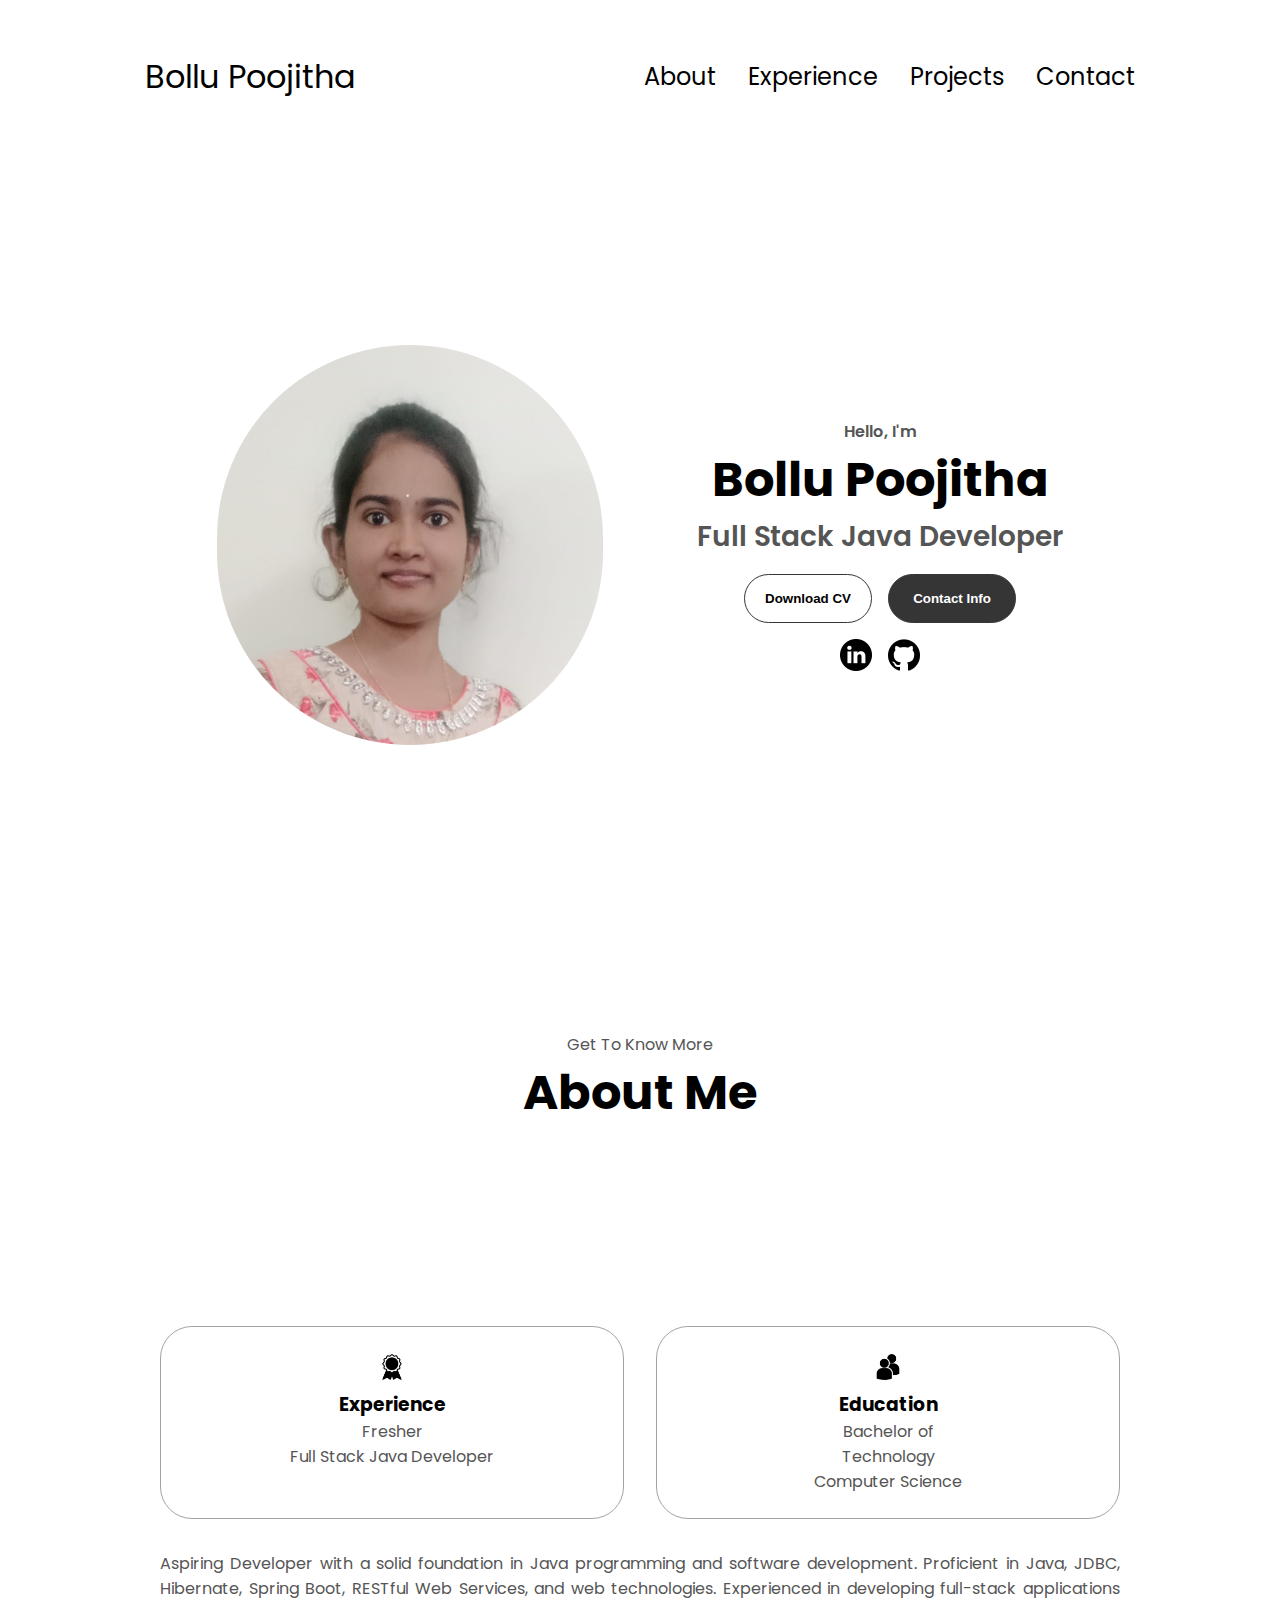
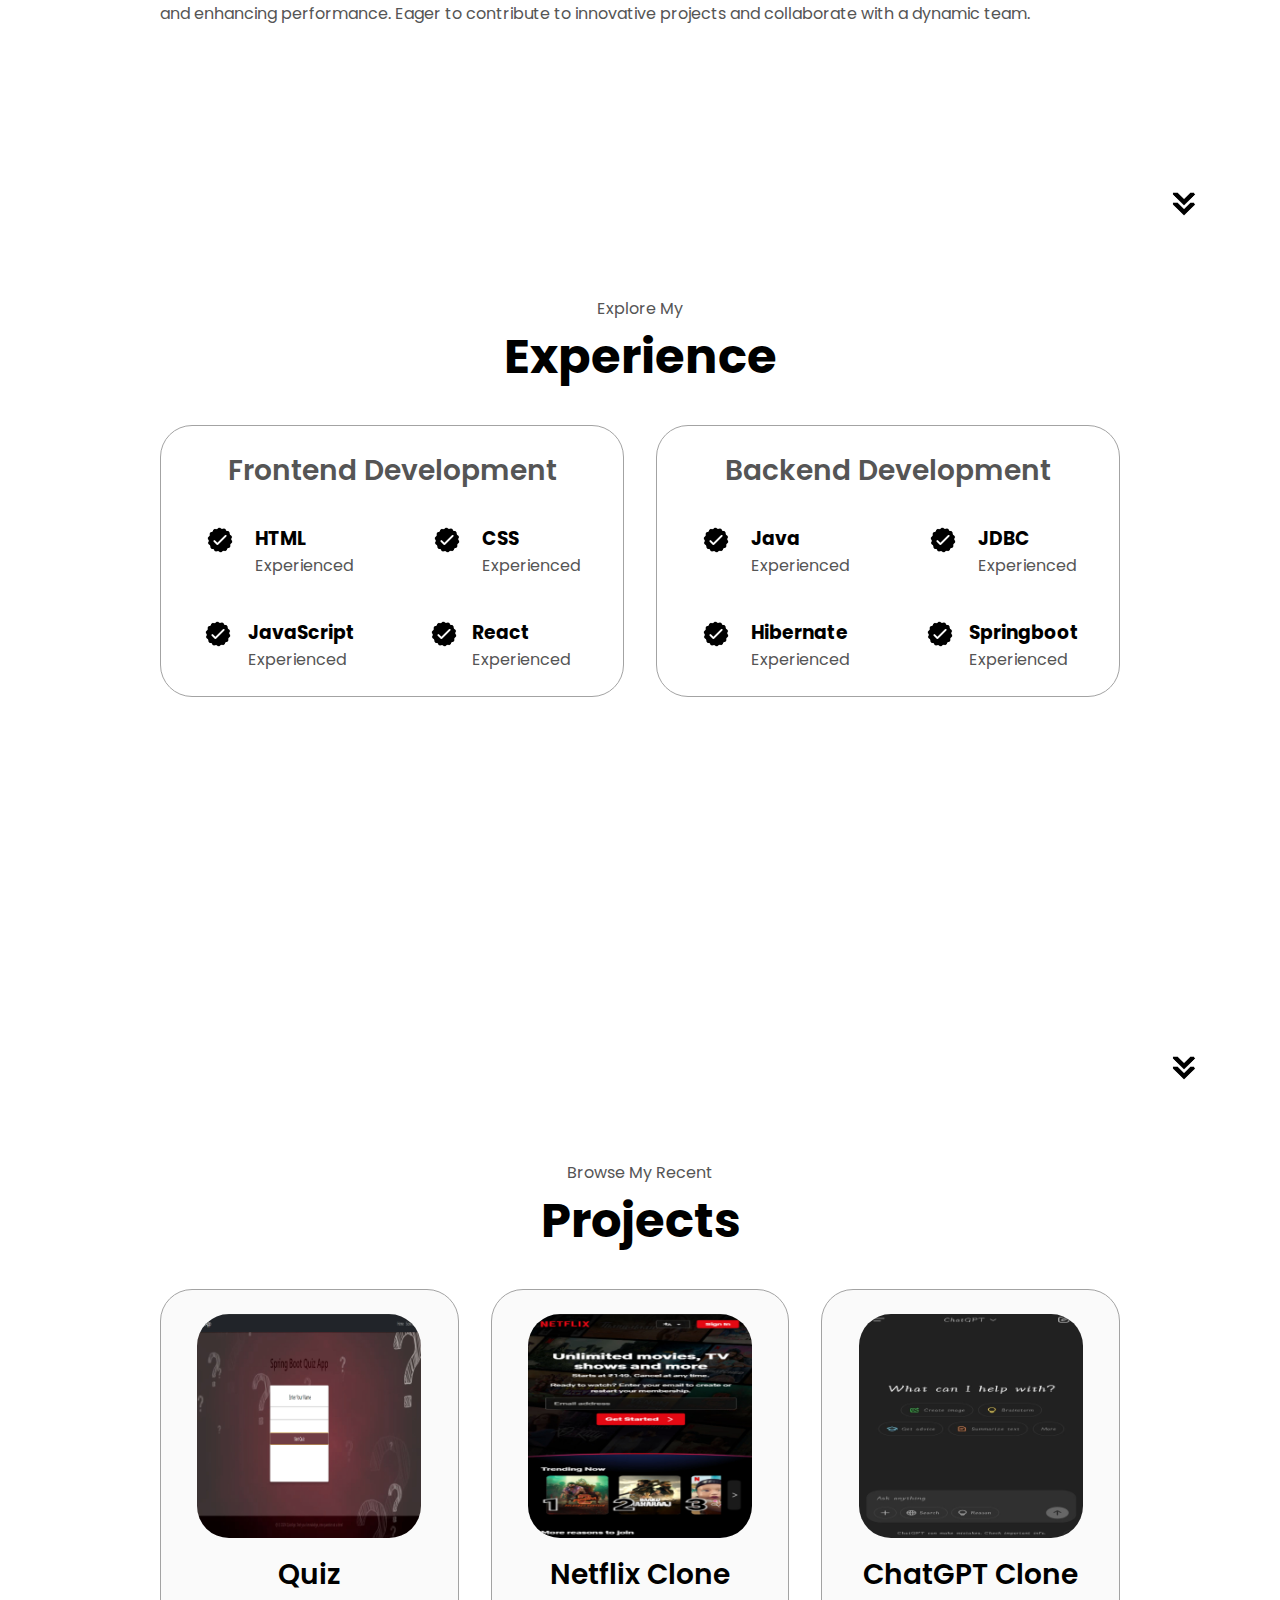
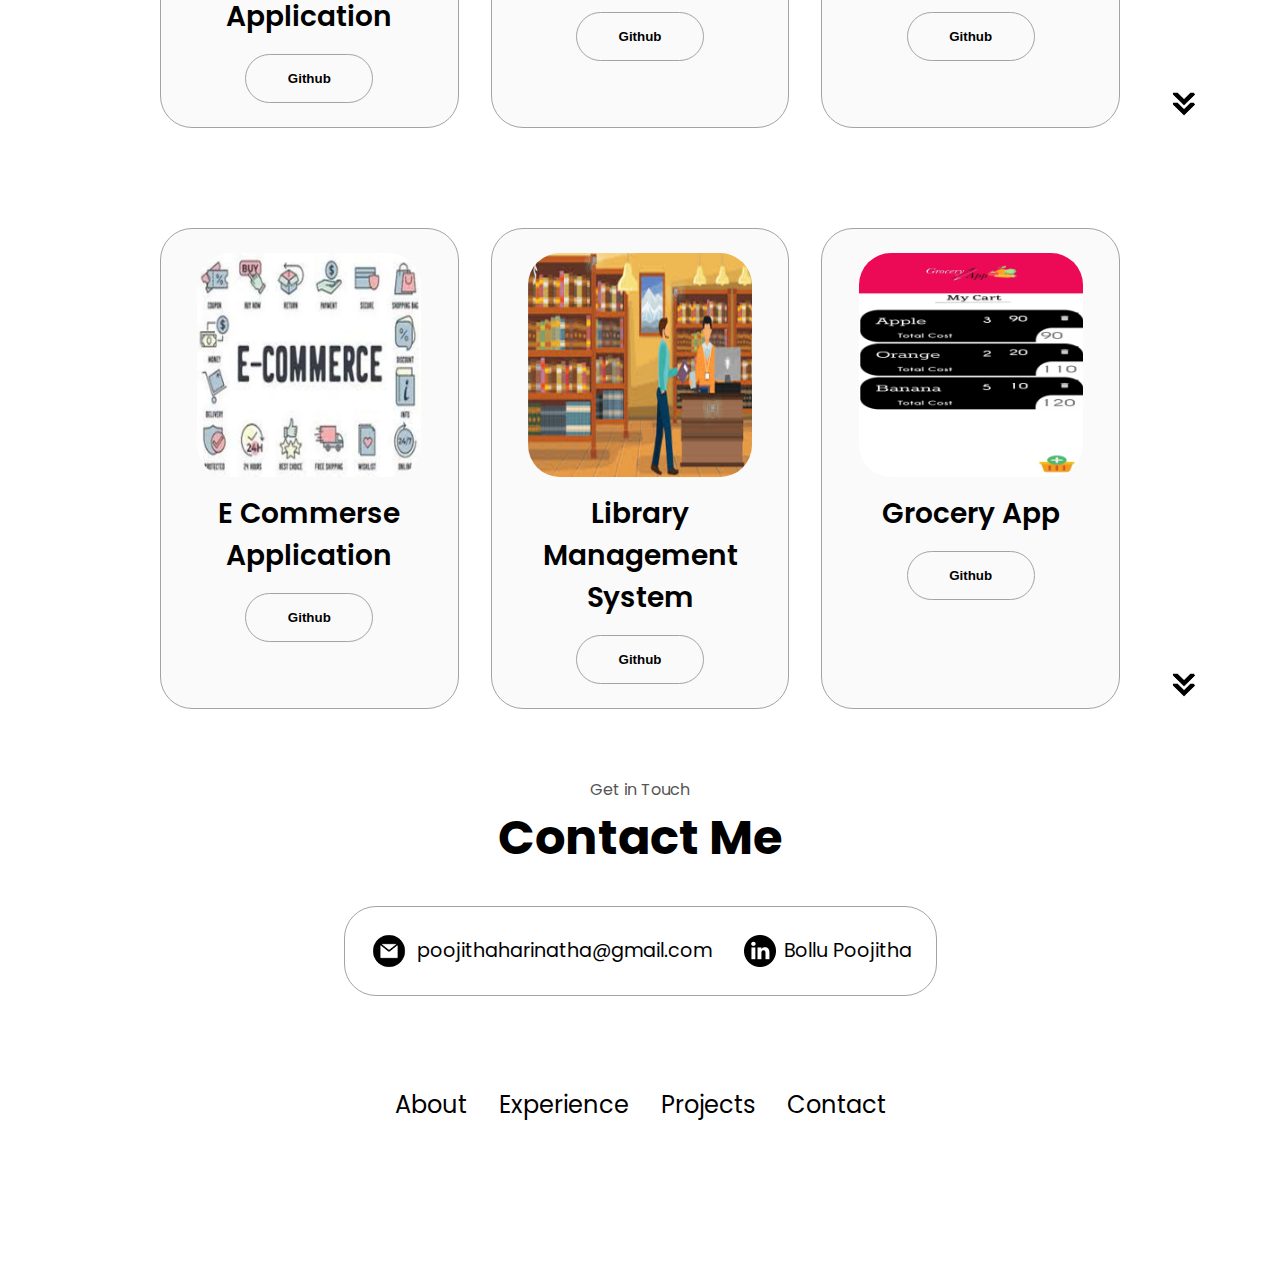
<file: index.html>
<!DOCTYPE html>
<html lang="en">
  <head>
    <meta charset="UTF-8" />
    <meta http-equiv="X-UA-Compatible" content="IE=edge" />
    <meta name="viewport" content="width=device-width, initial-scale=1.0" />
    <title>My Portfolio</title>
    <link rel="stylesheet" href="style.css" />
    <link rel="stylesheet" href="mediaqueries.css" />
  </head>
  <body>
    <nav id="desktop-nav">
      <div class="logo">Bollu Poojitha</div>
      <div>
        <ul class="nav-links">
          <li><a href="#about">About</a></li>
          <li><a href="#experience">Experience</a></li>
          <li><a href="#projects">Projects</a></li>
          <li><a href="#contact">Contact</a></li>
        </ul>
      </div>
    </nav>
    <nav id="hamburger-nav">
      <div class="logo">Bollu Poojitha</div>
      <div class="hamburger-menu">
        <div class="hamburger-icon" onclick="toggleMenu()">
          <span></span>
          <span></span>
          <span></span>
        </div>
        <div class="menu-links">
          <li><a href="#about" onclick="toggleMenu()">About</a></li>
          <li><a href="#experience" onclick="toggleMenu()">Experience</a></li>
          <li><a href="#projects" onclick="toggleMenu()">Projects</a></li>
          <li><a href="#contact" onclick="toggleMenu()">Contact</a></li>
        </div>
      </div>
    </nav>
    <section id="profile">
      <div class="section__pic-container">
        <img src="./assets/Photo.jpg" alt="John Doe profile picture" class="about-pic1" />
      </div>
      <div class="section__text">
        <p class="section__text__p1">Hello, I'm</p>
        <h1 class="title">Bollu Poojitha</h1>
        <p class="section__text__p2">Full Stack Java Developer</p>
        <div class="btn-container">
          <button
            class="btn btn-color-2"
            onclick="window.open('./assets/resume.pdf')"
          >
            Download CV
          </button>
          <button class="btn btn-color-1" onclick="location.href='./#contact'">
            Contact Info
          </button>
        </div>
        <div id="socials-container">
          <img
            src="./assets/linkedin.png"
            alt="My LinkedIn profile"
            class="icon"
            onclick="location.href='https://www.linkedin.com/in/bollu-poojitha/'"
          />
          <img
            src="./assets/github.png"
            alt="My Github profile"
            class="icon"
            onclick="location.href='https://github.com/poojithaharinath'"
          />
        </div>
      </div>
    </section>
    <section id="about">
      <p class="section__text__p1">Get To Know More</p>
      <h1 class="title">About Me</h1>
      <div class="section-container">
        <div class="about-details-container">
          <div class="about-containers">
            <div class="details-container">
              <img
                src="./assets/experience.png"
                alt="Experience icon"
                class="icon"
              />
              <h3>Experience</h3>
              <p>Fresher<br/>Full Stack Java Developer</p>
            </div>
            <div class="details-container">
              <img
                src="./assets/education.png"
                alt="Education icon"
                class="icon"
              />
              <h3>Education</h3>
              <p>Bachelor of<br />Technology<br />Computer Science</p>
            </div>
          </div>
          <div class="text-container">
            <p align="justify">
Aspiring Developer with a solid foundation in Java programming and software development. Proficient in Java, JDBC,
Hibernate, Spring Boot, RESTful Web Services, and web technologies. Experienced in developing full-stack applications
and enhancing performance. Eager to contribute to innovative projects and collaborate with a dynamic team.

            </p>
          </div>
        </div>
      </div>
      <img
        src="./assets/arrow.png"
        alt="Arrow icon"
        class="icon arrow"
        onclick="location.href='./#experience'"
      />
    </section>
    <section id="experience">
      <p class="section__text__p1">Explore My</p>
      <h1 class="title">Experience</h1>
      <div class="experience-details-container">
        <div class="about-containers">
          <div class="details-container">
            <h2 class="experience-sub-title">Frontend Development</h2>
            <div class="article-container">
              <article>
                <img
                  src="./assets/checkmark.png"
                  alt="Experience icon"
                  class="icon"
                />
                <div>
                  <h3>HTML</h3>
                  <p>Experienced</p>
                </div>
              </article>
              <article>
                <img
                  src="./assets/checkmark.png"
                  alt="Experience icon"
                  class="icon"
                />
                <div>
                  <h3>CSS</h3>
                  <p>Experienced</p>
                </div>
              </article>
              <article>
                <img
                  src="./assets/checkmark.png"
                  alt="Experience icon"
                  class="icon"
                />
                <div>
                  <h3>JavaScript</h3>
                  <p>Experienced</p>
                </div>
              </article>
              <article>
                <img
                  src="./assets/checkmark.png"
                  alt="Experience icon"
                  class="icon"
                />
                <div style="padding-left: -3px;">
                  <h3>React <span style="color:white;">Java</span></h3>
                  <p>Experienced</p>
                </div>
              </article>
              
            </div>
          </div>
          <div class="details-container">
            <h2 class="experience-sub-title">Backend Development</h2>
            <div class="article-container">
              <article>
                <img
                  src="./assets/checkmark.png"
                  alt="Experience icon"
                  class="icon"
                />
                <div>
                  <h3>Java</h3>
                  <p>Experienced</p>
                </div>
              </article>
              <article>
                <img
                  src="./assets/checkmark.png"
                  alt="Experience icon"
                  class="icon"
                />
                <div>
                  <h3>JDBC</h3>
                  <p>Experienced</p>
                </div>
              </article>
              <article>
                <img
                  src="./assets/checkmark.png"
                  alt="Experience icon"
                  class="icon"
                />
                <div>
                  <h3>Hibernate</h3>
                  <p>Experienced</p>
                </div>
              </article>
              <article>
                <img
                  src="./assets/checkmark.png"
                  alt="Experience icon"
                  class="icon"
                />
                <div>
                  <h3>Springboot</h3>
                  <p>Experienced</p>
                </div>
              </article>
            </div>
          </div>
        </div>
      </div>
      <img
        src="./assets/arrow.png"
        alt="Arrow icon"
        class="icon arrow"
        onclick="location.href='./#projects'"
      />
    </section>
    <section id="projects">
      <p class="section__text__p1">Browse My Recent</p>
      <h1 class="title">Projects</h1>
      <div class="experience-details-container">
        <div class="about-containers">
          <div class="details-container color-container">
            <div class="article-container">
              <img
                src="./assets/project-1.jpg"
                alt="Project 1"
                class="project-img"
              />
            </div>
            <h2 class="experience-sub-title project-title">Quiz Application</h2>
            <div class="btn-container">
              <button
                class="btn btn-color-2 project-btn"
                onclick="location.href='https://github.com/poojithaharinath/Quiz-Application.git'"
              >
                Github
              </button>
              <!-- <button
                class="btn btn-color-2 project-btn"
                onclick="location.href='https://github.com/'"
              >
                Live Demo
              </button> -->
            </div>
          </div>
          
          <div class="details-container color-container">
            <div class="article-container">
              <img
                src="./assets/project-2.jpg"
                alt="Project 2"
                class="project-img"
              />
            </div>
            <h2 class="experience-sub-title project-title">Netflix Clone</h2>
            <div class="btn-container">
              <button
                class="btn btn-color-2 project-btn"
                onclick="location.href='https://github.com/poojithaharinath/Netflix.git'"
              >
                Github
              </button>
              <!-- <button
                class="btn btn-color-2 project-btn"
                onclick="location.href='https://github.com/'"
              >
                Live Demo
              </button> -->
            </div>
          </div>
          <div class="details-container color-container">
            <div class="article-container">
              <img
                src="./assets/project-3.jpg"
                alt="Project 3"
                class="project-img"
              />
            </div>
            <h2 class="experience-sub-title project-title">ChatGPT Clone</h2>
            <div class="btn-container">
              <button
                class="btn btn-color-2 project-btn"
                onclick="location.href='https://github.com/poojithaharinath/ChatGPT.git'"
              >
                Github
              </button>
              <!-- <button
                class="btn btn-color-2 project-btn"
                onclick="location.href='https://github.com/'"
              >
                Live Demo
              </button> -->
            </div>
          </div>
        </div>
      </div>
      <img
        src="./assets/arrow.png"
        alt="Arrow icon"
        class="icon arrow"
        onclick="location.href='./#contact'"
      />
    </section>
    <section id="projects">
      <!-- <p class="section__text__p1">Browse My Recent</p>
      <h1 class="title">Projects</h1> -->
      <div class="experience-details-container">
        <div class="about-containers">
          <div class="details-container color-container">
            <div class="article-container">
              <img
                src="./assets/project-4.jpg"
                alt="Project 1"
                class="project-img"
              />
            </div>
            <h2 class="experience-sub-title project-title">E Commerse Application</h2>
            <div class="btn-container">
              <button
                class="btn btn-color-2 project-btn"
                onclick="location.href='https://github.com/poojithaharinath/E-Commerce-Application.git'"
              >
                Github
              </button>
              <!-- <button
                class="btn btn-color-2 project-btn"
                onclick="location.href='https://github.com/'"
              >
                Live Demo
              </button> -->
            </div>
          </div>
          
          <div class="details-container color-container">
            <div class="article-container">
              <img
                src="./assets/project-5.jpg"
                alt="Project 2"
                class="project-img"
              />
            </div>
            <h2 class="experience-sub-title project-title">Library Management System</h2>
            <div class="btn-container">
              <button
                class="btn btn-color-2 project-btn"
                onclick="location.href='https://github.com/poojithaharinath/Library-Management-System.git'"
              >
                Github
              </button>
              <!-- <button
                class="btn btn-color-2 project-btn"
                onclick="location.href='https://github.com/'"
              >
                Live Demo
              </button> -->
            </div>
          </div>
          <div class="details-container color-container">
            <div class="article-container">
              <img
                src="./assets/project-6.jpg"
                alt="Project 3"
                class="project-img"
              />
            </div>
            <h2 class="experience-sub-title project-title">Grocery App</h2>
            <div class="btn-container">
              <button
                class="btn btn-color-2 project-btn"
                onclick="location.href='https://github.com/smartinternz02/SI-GuidedProject-118896-1663646009.git'"
              >
                Github
              </button>
              <!-- <button
                class="btn btn-color-2 project-btn"
                onclick="location.href='https://github.com/'"
              >
                Live Demo
              </button> -->
            </div>
          </div>
        </div>
      </div>
      <img
        src="./assets/arrow.png"
        alt="Arrow icon"
        class="icon arrow"
        onclick="location.href='./#contact'"
      />
    </section>
    <section id="contact">
      <p class="section__text__p1">Get in Touch</p>
      <h1 class="title">Contact Me</h1>
      <div class="contact-info-upper-container">
        <div class="contact-info-container">
          <img
            src="./assets/email.png"
            alt="Email icon"
            class="icon contact-icon email-icon"
          />
          <p><a href="mailto:examplemail@gmail.com">poojithaharinatha@gmail.com</a></p>
        </div>
        <div class="contact-info-container">
          <img
            src="./assets/linkedin.png"
            alt="LinkedIn icon"
            class="icon contact-icon"
          />
          <p><a href="https://www.linkedin.com/in/bollu-poojitha/">Bollu Poojitha</a></p>
        </div>
      </div>
    </section>
    <footer>
      <nav>
        <div class="nav-links-container">
          <ul class="nav-links">
            <li><a href="#about">About</a></li>
            <li><a href="#experience">Experience</a></li>
            <li><a href="#projects">Projects</a></li>
            <li><a href="#contact">Contact</a></li>
          </ul>
        </div>
      </nav>
    </footer>
    <script src="script.js"></script>
  </body>
</html>
</file>
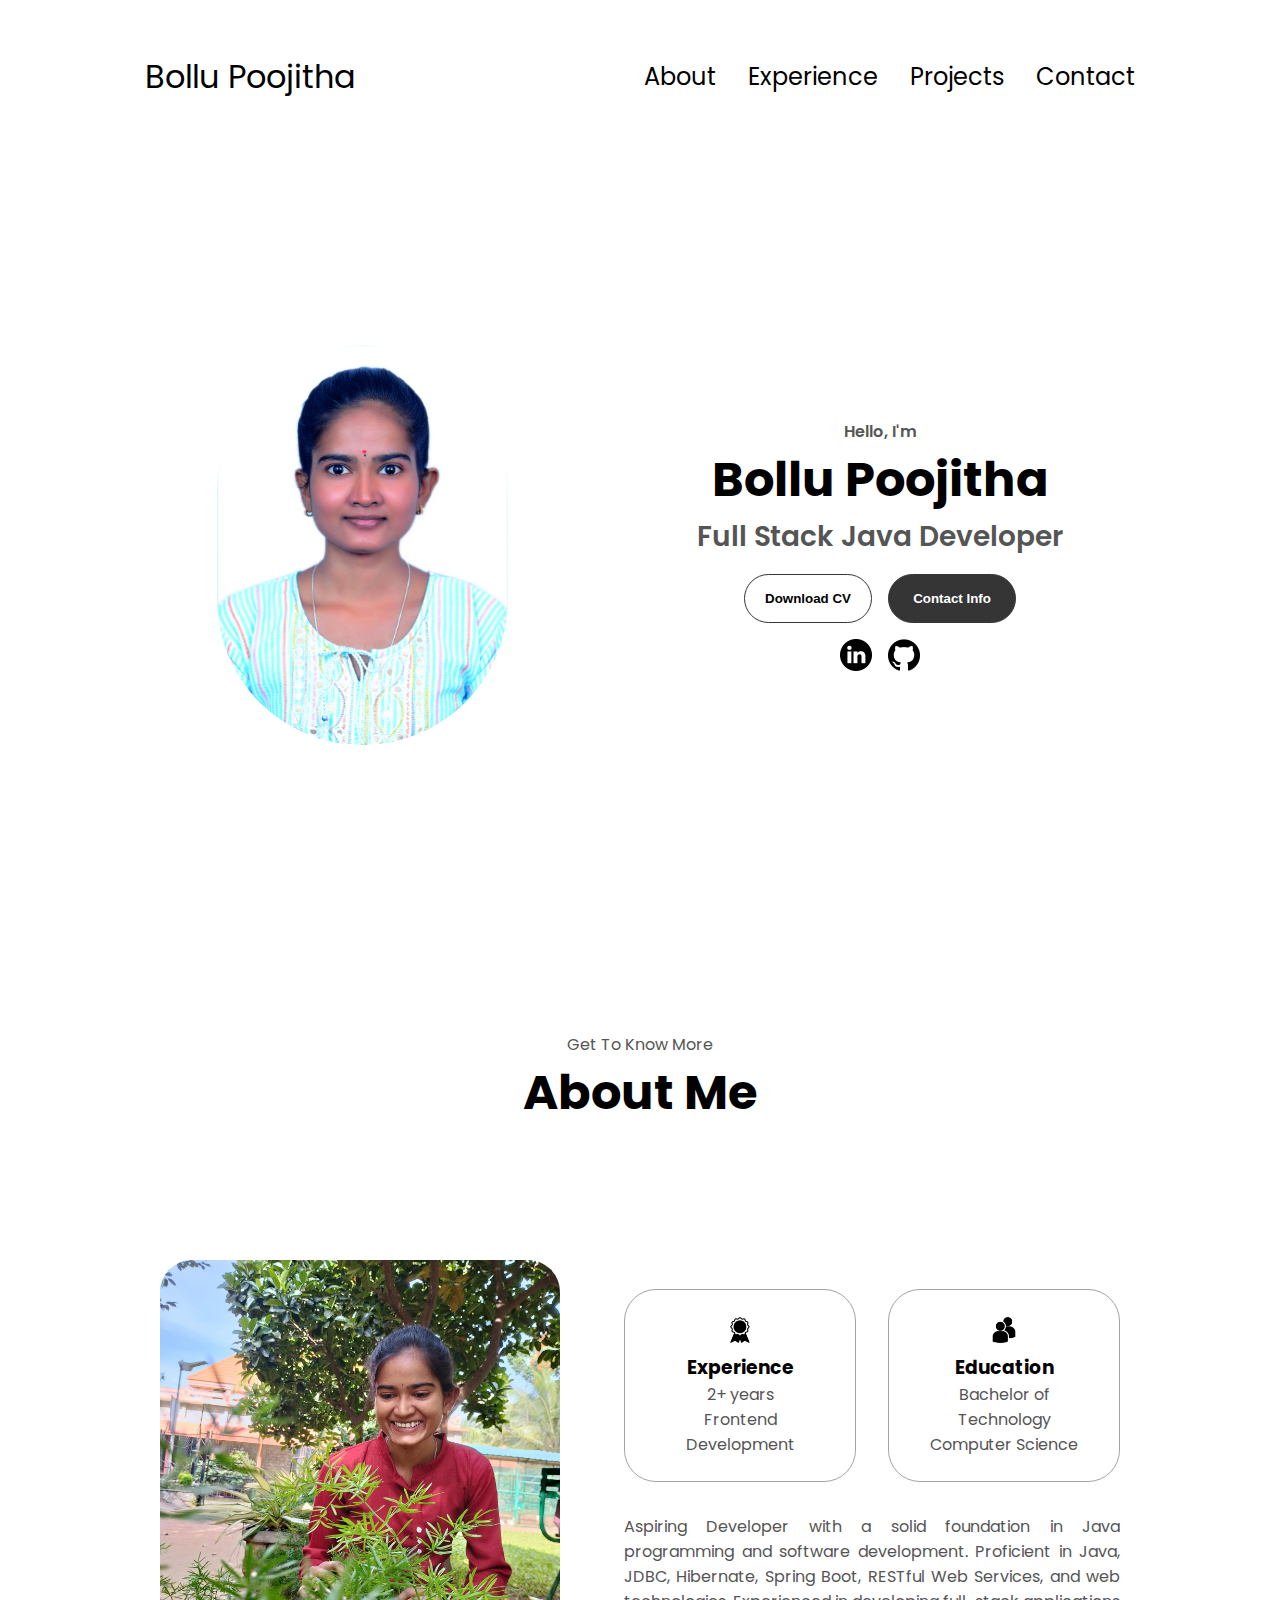
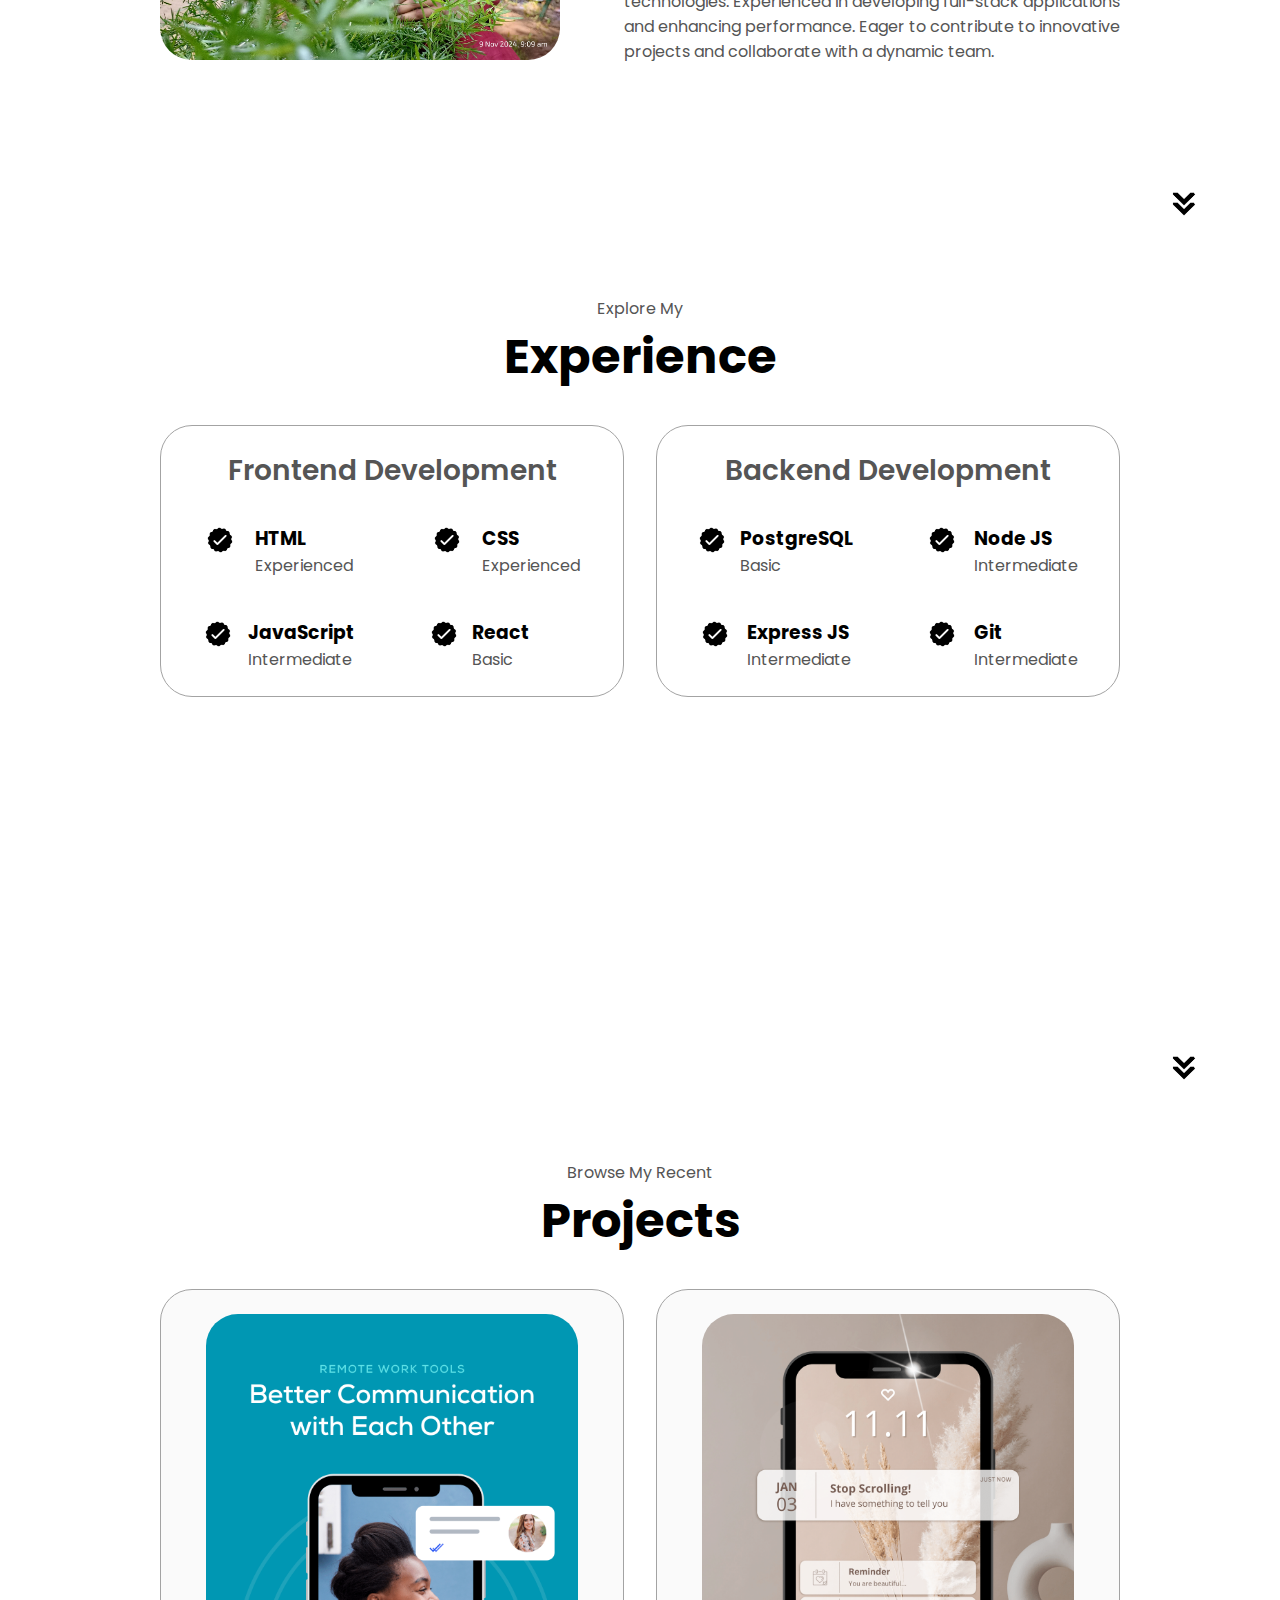
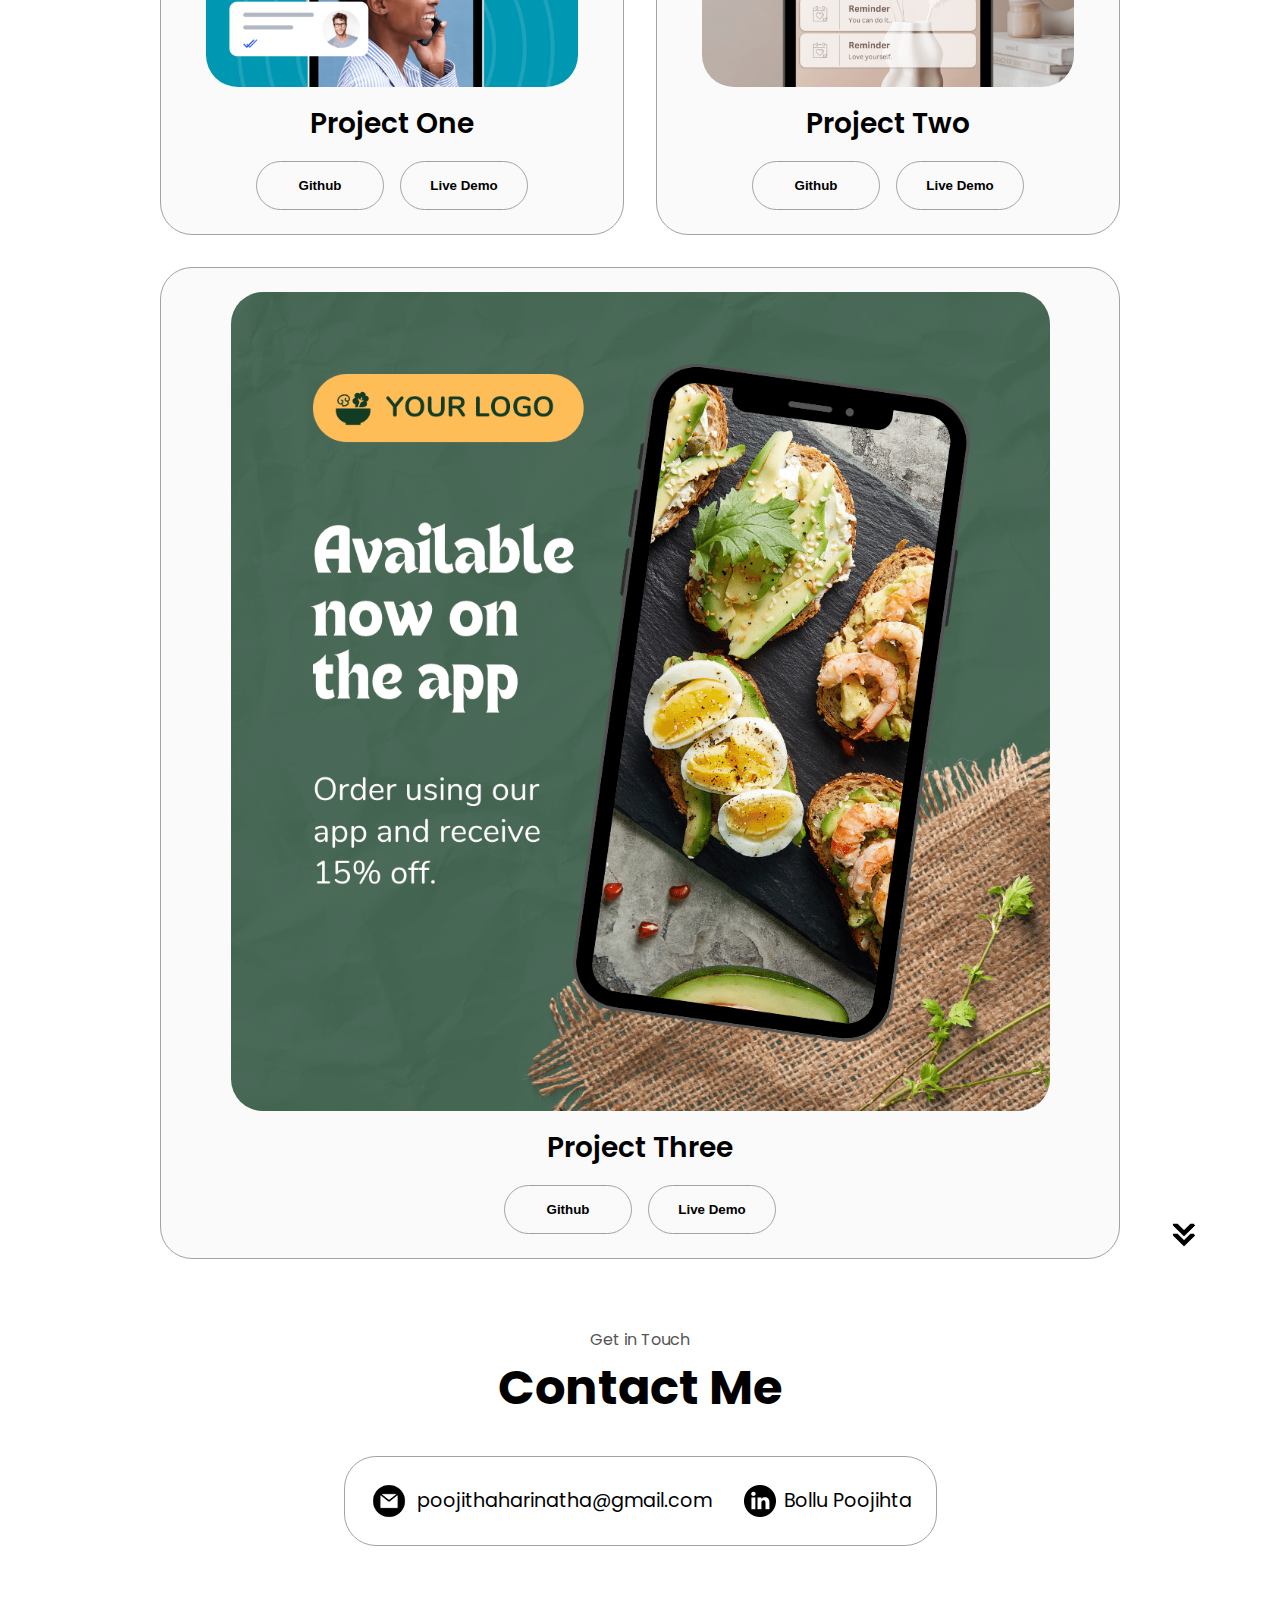
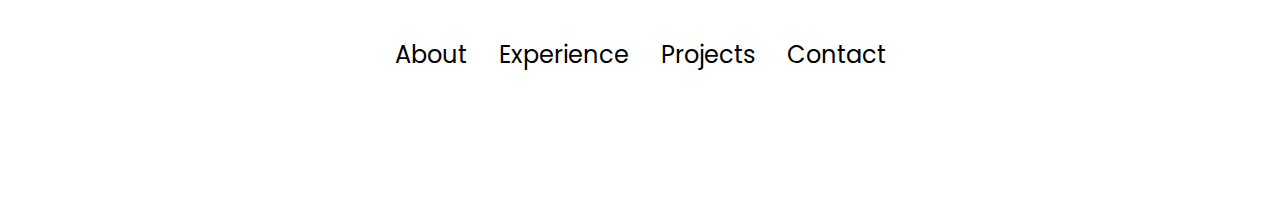
<file: html-css-js-portfolio-tutorial-2-main/index.html>
<!DOCTYPE html>
<html lang="en">
  <head>
    <meta charset="UTF-8" />
    <meta http-equiv="X-UA-Compatible" content="IE=edge" />
    <meta name="viewport" content="width=device-width, initial-scale=1.0" />
    <title>My Portfolio</title>
    <link rel="stylesheet" href="style.css" />
    <link rel="stylesheet" href="mediaqueries.css" />
  </head>
  <body>
    <nav id="desktop-nav">
      <div class="logo">Bollu Poojitha</div>
      <div>
        <ul class="nav-links">
          <li><a href="#about">About</a></li>
          <li><a href="#experience">Experience</a></li>
          <li><a href="#projects">Projects</a></li>
          <li><a href="#contact">Contact</a></li>
        </ul>
      </div>
    </nav>
    <nav id="hamburger-nav">
      <div class="logo">John Doe</div>
      <div class="hamburger-menu">
        <div class="hamburger-icon" onclick="toggleMenu()">
          <span></span>
          <span></span>
          <span></span>
        </div>
        <div class="menu-links">
          <li><a href="#about" onclick="toggleMenu()">About</a></li>
          <li><a href="#experience" onclick="toggleMenu()">Experience</a></li>
          <li><a href="#projects" onclick="toggleMenu()">Projects</a></li>
          <li><a href="#contact" onclick="toggleMenu()">Contact</a></li>
        </div>
      </div>
    </nav>
    <section id="profile">
      <div class="section__pic-container">
        <img src="./assets/profile2.jpg" alt="John Doe profile picture" class="about-pic1" />
      </div>
      <div class="section__text">
        <p class="section__text__p1">Hello, I'm</p>
        <h1 class="title">Bollu Poojitha</h1>
        <p class="section__text__p2">Full Stack Java Developer</p>
        <div class="btn-container">
          <button
            class="btn btn-color-2"
            onclick="window.open('./assets/resume.pdf')"
          >
            Download CV
          </button>
          <button class="btn btn-color-1" onclick="location.href='./#contact'">
            Contact Info
          </button>
        </div>
        <div id="socials-container">
          <img
            src="./assets/linkedin.png"
            alt="My LinkedIn profile"
            class="icon"
            onclick="location.href='https://www.linkedin.com/in/bollu-poojitha/'"
          />
          <img
            src="./assets/github.png"
            alt="My Github profile"
            class="icon"
            onclick="location.href='https://github.com/poojithaharinath'"
          />
        </div>
      </div>
    </section>
    <section id="about">
      <p class="section__text__p1">Get To Know More</p>
      <h1 class="title">About Me</h1>
      <div class="section-container">
        <div class="section__pic-container">
          <img
            src="./assets/profile1.jpg"
            alt="Profile picture"
            class="about-pic"
          />
        </div>
        <div class="about-details-container">
          <div class="about-containers">
            <div class="details-container">
              <img
                src="./assets/experience.png"
                alt="Experience icon"
                class="icon"
              />
              <h3>Experience</h3>
              <p>2+ years <br />Frontend Development</p>
            </div>
            <div class="details-container">
              <img
                src="./assets/education.png"
                alt="Education icon"
                class="icon"
              />
              <h3>Education</h3>
              <p>Bachelor of<br />Technology<br />Computer Science</p>
            </div>
          </div>
          <div class="text-container">
            <p align="justify">
Aspiring Developer with a solid foundation in Java programming and software development. Proficient in Java, JDBC,
Hibernate, Spring Boot, RESTful Web Services, and web technologies. Experienced in developing full-stack applications
and enhancing performance. Eager to contribute to innovative projects and collaborate with a dynamic team.

            </p>
          </div>
        </div>
      </div>
      <img
        src="./assets/arrow.png"
        alt="Arrow icon"
        class="icon arrow"
        onclick="location.href='./#experience'"
      />
    </section>
    <section id="experience">
      <p class="section__text__p1">Explore My</p>
      <h1 class="title">Experience</h1>
      <div class="experience-details-container">
        <div class="about-containers">
          <div class="details-container">
            <h2 class="experience-sub-title">Frontend Development</h2>
            <div class="article-container">
              <article>
                <img
                  src="./assets/checkmark.png"
                  alt="Experience icon"
                  class="icon"
                />
                <div>
                  <h3>HTML</h3>
                  <p>Experienced</p>
                </div>
              </article>
              <article>
                <img
                  src="./assets/checkmark.png"
                  alt="Experience icon"
                  class="icon"
                />
                <div>
                  <h3>CSS</h3>
                  <p>Experienced</p>
                </div>
              </article>
              <article>
                <img
                  src="./assets/checkmark.png"
                  alt="Experience icon"
                  class="icon"
                />
                <div>
                  <h3>JavaScript</h3>
                  <p>Intermediate</p>
                </div>
              </article>
              <article>
                <img
                  src="./assets/checkmark.png"
                  alt="Experience icon"
                  class="icon"
                />
                <div style="padding-left: -3px;">
                  <h3>React <span style="color:white;">Java</span></h3>
                  <p>Basic</p>
                </div>
              </article>
              
            </div>
          </div>
          <div class="details-container">
            <h2 class="experience-sub-title">Backend Development</h2>
            <div class="article-container">
              <article>
                <img
                  src="./assets/checkmark.png"
                  alt="Experience icon"
                  class="icon"
                />
                <div>
                  <h3>PostgreSQL</h3>
                  <p>Basic</p>
                </div>
              </article>
              <article>
                <img
                  src="./assets/checkmark.png"
                  alt="Experience icon"
                  class="icon"
                />
                <div>
                  <h3>Node JS</h3>
                  <p>Intermediate</p>
                </div>
              </article>
              <article>
                <img
                  src="./assets/checkmark.png"
                  alt="Experience icon"
                  class="icon"
                />
                <div>
                  <h3>Express JS</h3>
                  <p>Intermediate</p>
                </div>
              </article>
              <article>
                <img
                  src="./assets/checkmark.png"
                  alt="Experience icon"
                  class="icon"
                />
                <div>
                  <h3>Git</h3>
                  <p>Intermediate</p>
                </div>
              </article>
            </div>
          </div>
        </div>
      </div>
      <img
        src="./assets/arrow.png"
        alt="Arrow icon"
        class="icon arrow"
        onclick="location.href='./#projects'"
      />
    </section>
    <section id="projects">
      <p class="section__text__p1">Browse My Recent</p>
      <h1 class="title">Projects</h1>
      <div class="experience-details-container">
        <div class="about-containers">
          <div class="details-container color-container">
            <div class="article-container">
              <img
                src="./assets/project-1.png"
                alt="Project 1"
                class="project-img"
              />
            </div>
            <h2 class="experience-sub-title project-title">Project One</h2>
            <div class="btn-container">
              <button
                class="btn btn-color-2 project-btn"
                onclick="location.href='https://github.com/'"
              >
                Github
              </button>
              <button
                class="btn btn-color-2 project-btn"
                onclick="location.href='https://github.com/'"
              >
                Live Demo
              </button>
            </div>
          </div>
          <div class="details-container color-container">
            <div class="article-container">
              <img
                src="./assets/project-2.png"
                alt="Project 2"
                class="project-img"
              />
            </div>
            <h2 class="experience-sub-title project-title">Project Two</h2>
            <div class="btn-container">
              <button
                class="btn btn-color-2 project-btn"
                onclick="location.href='https://github.com/'"
              >
                Github
              </button>
              <button
                class="btn btn-color-2 project-btn"
                onclick="location.href='https://github.com/'"
              >
                Live Demo
              </button>
            </div>
          </div>
          <div class="details-container color-container">
            <div class="article-container">
              <img
                src="./assets/project-3.png"
                alt="Project 3"
                class="project-img"
              />
            </div>
            <h2 class="experience-sub-title project-title">Project Three</h2>
            <div class="btn-container">
              <button
                class="btn btn-color-2 project-btn"
                onclick="location.href='https://github.com/'"
              >
                Github
              </button>
              <button
                class="btn btn-color-2 project-btn"
                onclick="location.href='https://github.com/'"
              >
                Live Demo
              </button>
            </div>
          </div>
        </div>
      </div>
      <img
        src="./assets/arrow.png"
        alt="Arrow icon"
        class="icon arrow"
        onclick="location.href='./#contact'"
      />
    </section>
    <section id="contact">
      <p class="section__text__p1">Get in Touch</p>
      <h1 class="title">Contact Me</h1>
      <div class="contact-info-upper-container">
        <div class="contact-info-container">
          <img
            src="./assets/email.png"
            alt="Email icon"
            class="icon contact-icon email-icon"
          />
          <p><a href="mailto:examplemail@gmail.com">poojithaharinatha@gmail.com</a></p>
        </div>
        <div class="contact-info-container">
          <img
            src="./assets/linkedin.png"
            alt="LinkedIn icon"
            class="icon contact-icon"
          />
          <p><a href="https://www.linkedin.com/in/bollu-poojitha/">Bollu Poojihta</a></p>
        </div>
      </div>
    </section>
    <footer>
      <nav>
        <div class="nav-links-container">
          <ul class="nav-links">
            <li><a href="#about">About</a></li>
            <li><a href="#experience">Experience</a></li>
            <li><a href="#projects">Projects</a></li>
            <li><a href="#contact">Contact</a></li>
          </ul>
        </div>
      </nav>
    </footer>
    <script src="script.js"></script>
  </body>
</html>
</file>
<file: style.css>
/* GENERAL */

@import url("https://fonts.googleapis.com/css2?family=Poppins:wght@300;400;500;600&display=swap");

* {
  margin: 0;
  padding: 0;
}

body {
  font-family: "Poppins", sans-serif;
}

html {
  scroll-behavior: smooth;
}

p {
  color: rgb(85, 85, 85);
}

/* TRANSITION */

a,
.btn {
  transition: all 300ms ease;
}

/* DESKTOP NAV */

nav,
.nav-links {
  display: flex;
}

nav {
  justify-content: space-around;
  align-items: center;
  height: 17vh;
}

.nav-links {
  gap: 2rem;
  list-style: none;
  font-size: 1.5rem;
}

a {
  color: black;
  text-decoration: none;
  text-decoration-color: white;
}

a:hover {
  color: grey;
  text-decoration: underline;
  text-underline-offset: 1rem;
  text-decoration-color: rgb(181, 181, 181);
}

.logo {
  font-size: 2rem;
}

.logo:hover {
  cursor: default;
}

/* HAMBURGER MENU */

#hamburger-nav {
  display: none;
}

.hamburger-menu {
  position: relative;
  display: inline-block;
}

.hamburger-icon {
  display: flex;
  flex-direction: column;
  justify-content: space-between;
  height: 24px;
  width: 30px;
  cursor: pointer;
}

.hamburger-icon span {
  width: 100%;
  height: 2px;
  background-color: black;
  transition: all 0.3 ease-in-out;
}

.menu-links {
  position: absolute;
  top: 100%;
  right: 0;
  background-color: white;
  width: fit-content;
  max-height: 0;
  overflow: hidden;
  transition: all 0.3 ease-in-out;
}

.menu-links a {
  display: block;
  padding: 10px;
  text-align: center;
  font-size: 1.5rem;
  color: black;
  text-decoration: none;
  transition: all 0.3 ease-in-out;
}

.menu-links li {
  list-style: none;
}

.menu-links.open {
  max-height: 300px;
}

.hamburger-icon.open span:first-child {
  transform: rotate(45deg) translate(10px, 5px);
}

.hamburger-icon.open span:nth-child(2) {
  opacity: 0;
}

.hamburger-icon.open span:last-child {
  transform: rotate(-45deg) translate(10px, -5px);
}

.hamburger-icon span:first-child {
  transform: none;
}

.hamburger-icon span:first-child {
  opacity: 1;
}

.hamburger-icon span:first-child {
  transform: none;
}

/* SECTIONS */

section {
  padding-top: 4vh;
  height: 96vh;
  margin: 0 10rem;
  box-sizing: border-box;
  min-height: fit-content;
}

.section-container {
  display: flex;
}

/* PROFILE SECTION */

#profile {
  display: flex;
  justify-content: center;
  gap: 5rem;
  height: 80vh;
}

.section__pic-container {
  display: flex;
  height: 400px;
  width: 400px;
  margin: auto 0;
}

.section__text {
  align-self: center;
  text-align: center;
}

.section__text p {
  font-weight: 600;
}

.section__text__p1 {
  text-align: center;
}

.section__text__p2 {
  font-size: 1.75rem;
  margin-bottom: 1rem;
}

.title {
  font-size: 3rem;
  text-align: center;
}

#socials-container {
  display: flex;
  justify-content: center;
  margin-top: 1rem;
  gap: 1rem;
}

/* ICONS */

.icon {
  cursor: pointer;
  height: 2rem;
}

/* BUTTONS */

.btn-container {
  display: flex;
  justify-content: center;
  gap: 1rem;
}

.btn {
  font-weight: 600;
  transition: all 300ms ease;
  padding: 1rem;
  width: 8rem;
  border-radius: 2rem;
}

.btn-color-1,
.btn-color-2 {
  border: rgb(53, 53, 53) 0.1rem solid;
}

.btn-color-1:hover,
.btn-color-2:hover {
  cursor: pointer;
}

.btn-color-1,
.btn-color-2:hover {
  background: rgb(53, 53, 53);
  color: white;
}

.btn-color-1:hover {
  background: rgb(0, 0, 0);
}

.btn-color-2 {
  background: none;
}

.btn-color-2:hover {
  border: rgb(255, 255, 255) 0.1rem solid;
}

.btn-container {
  gap: 1rem;
}

/* ABOUT SECTION */

#about {
  position: relative;
}

.about-containers {
  gap: 2rem;
  margin-bottom: 2rem;
  margin-top: 2rem;
}

.about-details-container {
  justify-content: center;
  flex-direction: column;
}

.about-containers,
.about-details-container {
  display: flex;
}

.about-pic {
  border-radius: 2rem;
}

.about-pic1 {
  border-radius: 20rem;
}

.arrow {
  position: absolute;
  right: -5rem;
  bottom: 2.5rem;
}

.details-container {
  padding: 1.5rem;
  flex: 1;
  background: white;
  border-radius: 2rem;
  border: rgb(53, 53, 53) 0.1rem solid;
  border-color: rgb(163, 163, 163);
  text-align: center;
}

.section-container {
  gap: 4rem;
  height: 80%;
}

.section__pic-container {
  height: 400px;
  width: 400px;
  margin: auto 0;
}

/* EXPERIENCE SECTION */

#experience {
  position: relative;
}

.experience-sub-title {
  color: rgb(85, 85, 85);
  font-weight: 600;
  font-size: 1.75rem;
  margin-bottom: 2rem;
}

.experience-details-container {
  display: flex;
  justify-content: center;
  flex-direction: column;
}

.article-container {
  display: flex;
  text-align: initial;
  flex-wrap: wrap;
  flex-direction: row;
  gap: 2.5rem;
  justify-content: space-around;
}

article {
  display: flex;
  width: 10rem;
  justify-content: space-around;
  gap: 0.5rem;
}

article .icon {
  cursor: default;
}

/* PROJECTS SECTION */

#projects {
  position: relative;
}

.color-container {
  border-color: rgb(163, 163, 163);
  background: rgb(250, 250, 250);
}

.project-img {
  border-radius: 2rem;
  width: 90%;
  height: 90%;
}

.project-title {
  margin: 1rem;
  color: black;
}

.project-btn {
  color: black;
  border-color: rgb(163, 163, 163);
}

/* CONTACT */

#contact {
  display: flex;
  justify-content: center;
  flex-direction: column;
  height: 70vh;
}

.contact-info-upper-container {
  display: flex;
  justify-content: center;
  border-radius: 2rem;
  border: rgb(53, 53, 53) 0.1rem solid;
  border-color: rgb(163, 163, 163);
  background: (250, 250, 250);
  margin: 2rem auto;
  padding: 0.5rem;
}

.contact-info-container {
  display: flex;
  align-items: center;
  justify-content: center;
  gap: 0.5rem;
  margin: 1rem;
}

.contact-info-container p {
  font-size: larger;
}

.contact-icon {
  cursor: default;
}

.email-icon {
  height: 2.5rem;
}

/* FOOTER SECTION */

footer {
  height: 26vh;
  margin: 0 1rem;
}

footer p {
  text-align: center;
}
</file>
<file: mediaqueries.css>
@media screen and (max-width: 1400px) {
  #profile {
    height: 83vh;
    margin-bottom: 6rem;
  }
  .about-containers {
    flex-wrap: wrap;
  }
  #contact,
  #projects {
    height: fit-content;
  }
}

@media screen and (max-width: 1200px) {
  #desktop-nav {
    display: none;
  }
  #hamburger-nav {
    display: flex;
  }
  #experience,
  .experience-details-container {
    margin-top: 2rem;
  }
  #profile,
  .section-container {
    display: block;
  }
  .arrow {
    display: none;
  }
  section,
  .section-container {
    height: fit-content;
  }
  section {
    margin: 0 5%;
  }
  .section__pic-container {
    width: 275px;
    height: 275px;
    margin: 0 auto 2rem;
    border: 2px black solid;
    border-radius: 50px;
  }
  .about-containers {
    margin-top: 0;
  }
}

@media screen and (max-width: 600px) {
  #contact,
  footer {
    height: 40vh;
  }
  #profile {
    height: 83vh;
    margin-bottom: 0;
  }
  article {
    font-size: 1rem;
  }
  footer nav {
    height: fit-content;
    margin-bottom: 2rem;
  }
  .about-containers,
  .contact-info-upper-container,
  .btn-container {
    flex-wrap: wrap;
  }
  .contact-info-container {
    margin: 0;
  }
  .contact-info-container p,
  .nav-links li a {
    font-size: 1rem;
  }
  .experience-sub-title {
    font-size: 1.25rem;
  }
  .logo {
    font-size: 1.5rem;
  }
  .nav-links {
    flex-direction: column;
    gap: 0.5rem;
    text-align: center;
  }
  .section__pic-container {
    width: auto;
    height: 46vw;
    justify-content: center;
  }
  .section__text__p2 {
    font-size: 1.25rem;
  }
  .title {
    font-size: 2rem;
  }
  .text-container {
    text-align: justify;
  }
}
</file>
<file: html-css-js-portfolio-tutorial-2-main/style.css>
/* GENERAL */

@import url("https://fonts.googleapis.com/css2?family=Poppins:wght@300;400;500;600&display=swap");

* {
  margin: 0;
  padding: 0;
}

body {
  font-family: "Poppins", sans-serif;
}

html {
  scroll-behavior: smooth;
}

p {
  color: rgb(85, 85, 85);
}

/* TRANSITION */

a,
.btn {
  transition: all 300ms ease;
}

/* DESKTOP NAV */

nav,
.nav-links {
  display: flex;
}

nav {
  justify-content: space-around;
  align-items: center;
  height: 17vh;
}

.nav-links {
  gap: 2rem;
  list-style: none;
  font-size: 1.5rem;
}

a {
  color: black;
  text-decoration: none;
  text-decoration-color: white;
}

a:hover {
  color: grey;
  text-decoration: underline;
  text-underline-offset: 1rem;
  text-decoration-color: rgb(181, 181, 181);
}

.logo {
  font-size: 2rem;
}

.logo:hover {
  cursor: default;
}

/* HAMBURGER MENU */

#hamburger-nav {
  display: none;
}

.hamburger-menu {
  position: relative;
  display: inline-block;
}

.hamburger-icon {
  display: flex;
  flex-direction: column;
  justify-content: space-between;
  height: 24px;
  width: 30px;
  cursor: pointer;
}

.hamburger-icon span {
  width: 100%;
  height: 2px;
  background-color: black;
  transition: all 0.3 ease-in-out;
}

.menu-links {
  position: absolute;
  top: 100%;
  right: 0;
  background-color: white;
  width: fit-content;
  max-height: 0;
  overflow: hidden;
  transition: all 0.3 ease-in-out;
}

.menu-links a {
  display: block;
  padding: 10px;
  text-align: center;
  font-size: 1.5rem;
  color: black;
  text-decoration: none;
  transition: all 0.3 ease-in-out;
}

.menu-links li {
  list-style: none;
}

.menu-links.open {
  max-height: 300px;
}

.hamburger-icon.open span:first-child {
  transform: rotate(45deg) translate(10px, 5px);
}

.hamburger-icon.open span:nth-child(2) {
  opacity: 0;
}

.hamburger-icon.open span:last-child {
  transform: rotate(-45deg) translate(10px, -5px);
}

.hamburger-icon span:first-child {
  transform: none;
}

.hamburger-icon span:first-child {
  opacity: 1;
}

.hamburger-icon span:first-child {
  transform: none;
}

/* SECTIONS */

section {
  padding-top: 4vh;
  height: 96vh;
  margin: 0 10rem;
  box-sizing: border-box;
  min-height: fit-content;
}

.section-container {
  display: flex;
}

/* PROFILE SECTION */

#profile {
  display: flex;
  justify-content: center;
  gap: 5rem;
  height: 80vh;
}

.section__pic-container {
  display: flex;
  height: 400px;
  width: 400px;
  margin: auto 0;
}

.section__text {
  align-self: center;
  text-align: center;
}

.section__text p {
  font-weight: 600;
}

.section__text__p1 {
  text-align: center;
}

.section__text__p2 {
  font-size: 1.75rem;
  margin-bottom: 1rem;
}

.title {
  font-size: 3rem;
  text-align: center;
}

#socials-container {
  display: flex;
  justify-content: center;
  margin-top: 1rem;
  gap: 1rem;
}

/* ICONS */

.icon {
  cursor: pointer;
  height: 2rem;
}

/* BUTTONS */

.btn-container {
  display: flex;
  justify-content: center;
  gap: 1rem;
}

.btn {
  font-weight: 600;
  transition: all 300ms ease;
  padding: 1rem;
  width: 8rem;
  border-radius: 2rem;
}

.btn-color-1,
.btn-color-2 {
  border: rgb(53, 53, 53) 0.1rem solid;
}

.btn-color-1:hover,
.btn-color-2:hover {
  cursor: pointer;
}

.btn-color-1,
.btn-color-2:hover {
  background: rgb(53, 53, 53);
  color: white;
}

.btn-color-1:hover {
  background: rgb(0, 0, 0);
}

.btn-color-2 {
  background: none;
}

.btn-color-2:hover {
  border: rgb(255, 255, 255) 0.1rem solid;
}

.btn-container {
  gap: 1rem;
}

/* ABOUT SECTION */

#about {
  position: relative;
}

.about-containers {
  gap: 2rem;
  margin-bottom: 2rem;
  margin-top: 2rem;
}

.about-details-container {
  justify-content: center;
  flex-direction: column;
}

.about-containers,
.about-details-container {
  display: flex;
}

.about-pic {
  border-radius: 2rem;
}

.about-pic1 {
  border-radius: 20rem;
}

.arrow {
  position: absolute;
  right: -5rem;
  bottom: 2.5rem;
}

.details-container {
  padding: 1.5rem;
  flex: 1;
  background: white;
  border-radius: 2rem;
  border: rgb(53, 53, 53) 0.1rem solid;
  border-color: rgb(163, 163, 163);
  text-align: center;
}

.section-container {
  gap: 4rem;
  height: 80%;
}

.section__pic-container {
  height: 400px;
  width: 400px;
  margin: auto 0;
}

/* EXPERIENCE SECTION */

#experience {
  position: relative;
}

.experience-sub-title {
  color: rgb(85, 85, 85);
  font-weight: 600;
  font-size: 1.75rem;
  margin-bottom: 2rem;
}

.experience-details-container {
  display: flex;
  justify-content: center;
  flex-direction: column;
}

.article-container {
  display: flex;
  text-align: initial;
  flex-wrap: wrap;
  flex-direction: row;
  gap: 2.5rem;
  justify-content: space-around;
}

article {
  display: flex;
  width: 10rem;
  justify-content: space-around;
  gap: 0.5rem;
}

article .icon {
  cursor: default;
}

/* PROJECTS SECTION */

#projects {
  position: relative;
}

.color-container {
  border-color: rgb(163, 163, 163);
  background: rgb(250, 250, 250);
}

.project-img {
  border-radius: 2rem;
  width: 90%;
  height: 90%;
}

.project-title {
  margin: 1rem;
  color: black;
}

.project-btn {
  color: black;
  border-color: rgb(163, 163, 163);
}

/* CONTACT */

#contact {
  display: flex;
  justify-content: center;
  flex-direction: column;
  height: 70vh;
}

.contact-info-upper-container {
  display: flex;
  justify-content: center;
  border-radius: 2rem;
  border: rgb(53, 53, 53) 0.1rem solid;
  border-color: rgb(163, 163, 163);
  background: (250, 250, 250);
  margin: 2rem auto;
  padding: 0.5rem;
}

.contact-info-container {
  display: flex;
  align-items: center;
  justify-content: center;
  gap: 0.5rem;
  margin: 1rem;
}

.contact-info-container p {
  font-size: larger;
}

.contact-icon {
  cursor: default;
}

.email-icon {
  height: 2.5rem;
}

/* FOOTER SECTION */

footer {
  height: 26vh;
  margin: 0 1rem;
}

footer p {
  text-align: center;
}
</file>
<file: html-css-js-portfolio-tutorial-2-main/mediaqueries.css>
@media screen and (max-width: 1400px) {
  #profile {
    height: 83vh;
    margin-bottom: 6rem;
  }
  .about-containers {
    flex-wrap: wrap;
  }
  #contact,
  #projects {
    height: fit-content;
  }
}

@media screen and (max-width: 1200px) {
  #desktop-nav {
    display: none;
  }
  #hamburger-nav {
    display: flex;
  }
  #experience,
  .experience-details-container {
    margin-top: 2rem;
  }
  #profile,
  .section-container {
    display: block;
  }
  .arrow {
    display: none;
  }
  section,
  .section-container {
    height: fit-content;
  }
  section {
    margin: 0 5%;
  }
  .section__pic-container {
    width: 275px;
    height: 275px;
    margin: 0 auto 2rem;
    border: 2px black solid;
    border-radius: 50px;
  }
  .about-containers {
    margin-top: 0;
  }
}

@media screen and (max-width: 600px) {
  #contact,
  footer {
    height: 40vh;
  }
  #profile {
    height: 83vh;
    margin-bottom: 0;
  }
  article {
    font-size: 1rem;
  }
  footer nav {
    height: fit-content;
    margin-bottom: 2rem;
  }
  .about-containers,
  .contact-info-upper-container,
  .btn-container {
    flex-wrap: wrap;
  }
  .contact-info-container {
    margin: 0;
  }
  .contact-info-container p,
  .nav-links li a {
    font-size: 1rem;
  }
  .experience-sub-title {
    font-size: 1.25rem;
  }
  .logo {
    font-size: 1.5rem;
  }
  .nav-links {
    flex-direction: column;
    gap: 0.5rem;
    text-align: center;
  }
  .section__pic-container {
    width: auto;
    height: 46vw;
    justify-content: center;
  }
  .section__text__p2 {
    font-size: 1.25rem;
  }
  .title {
    font-size: 2rem;
  }
  .text-container {
    text-align: justify;
  }
}
</file>
